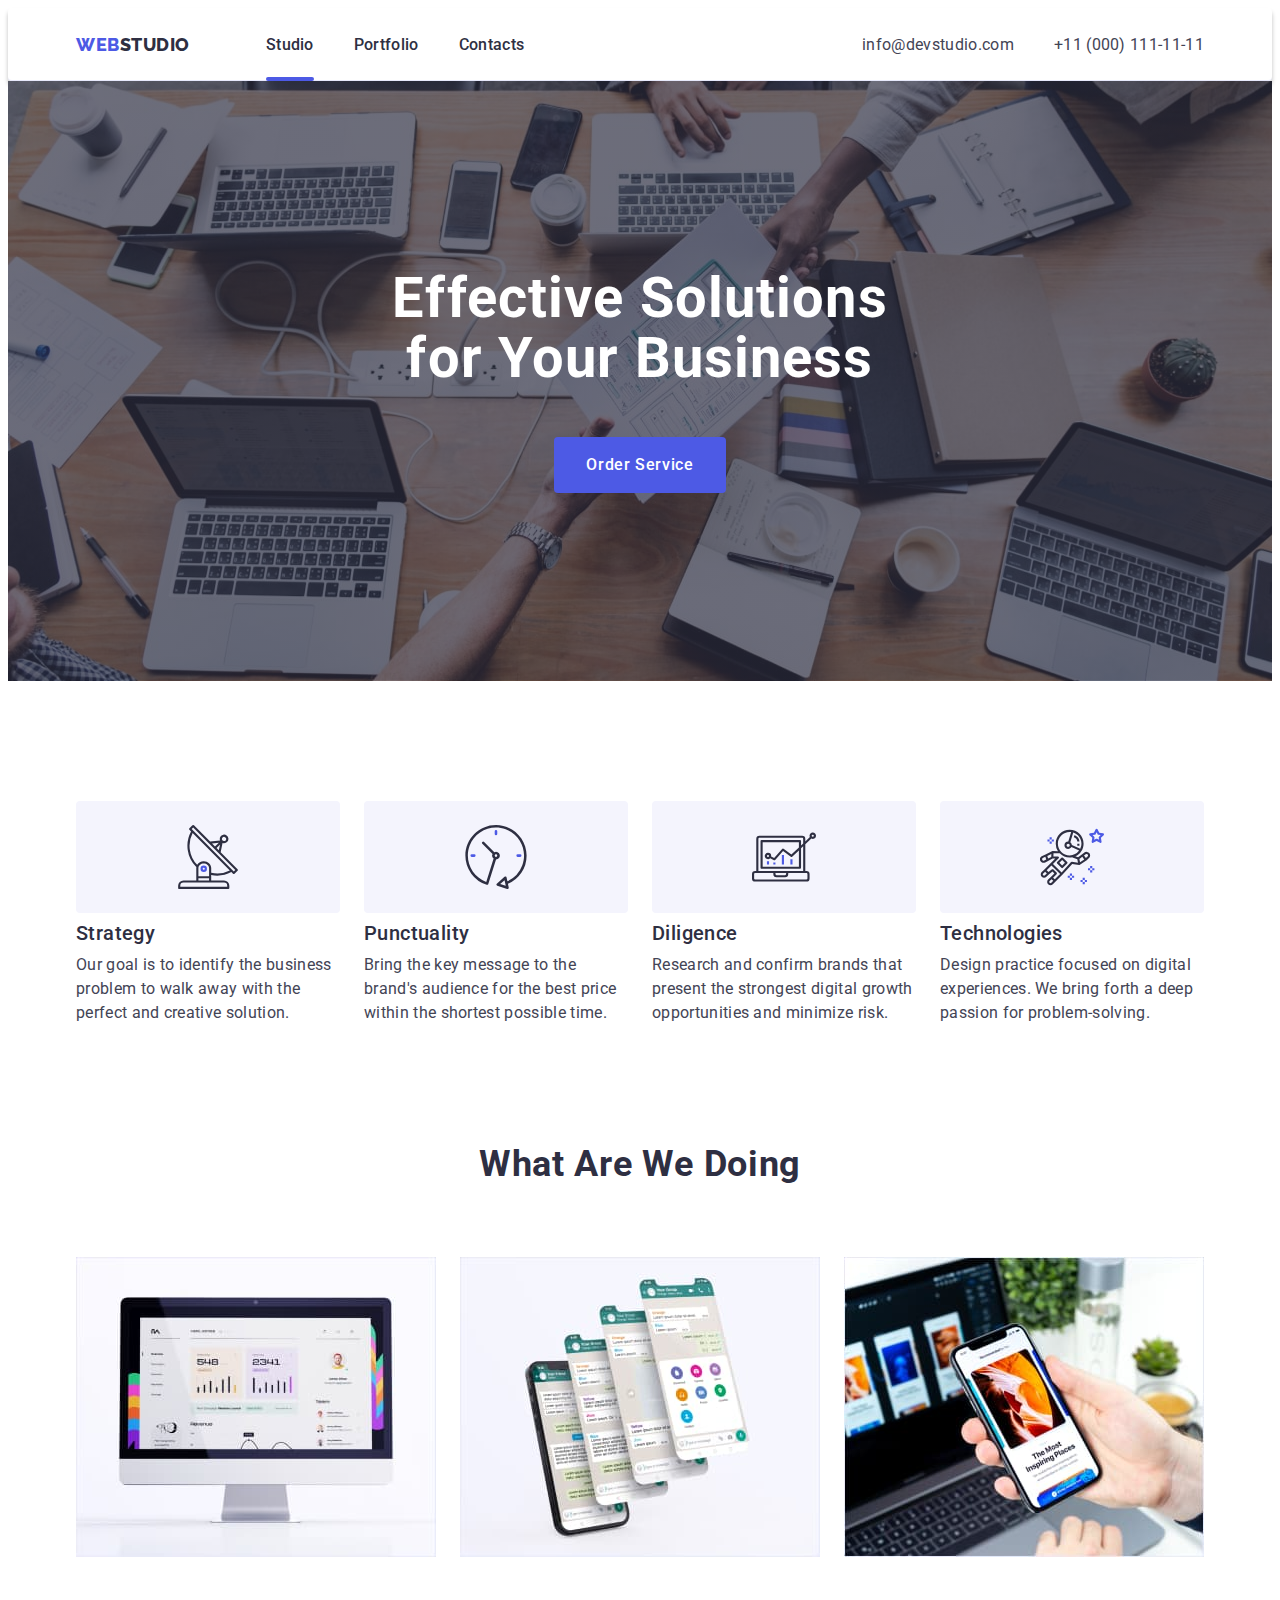
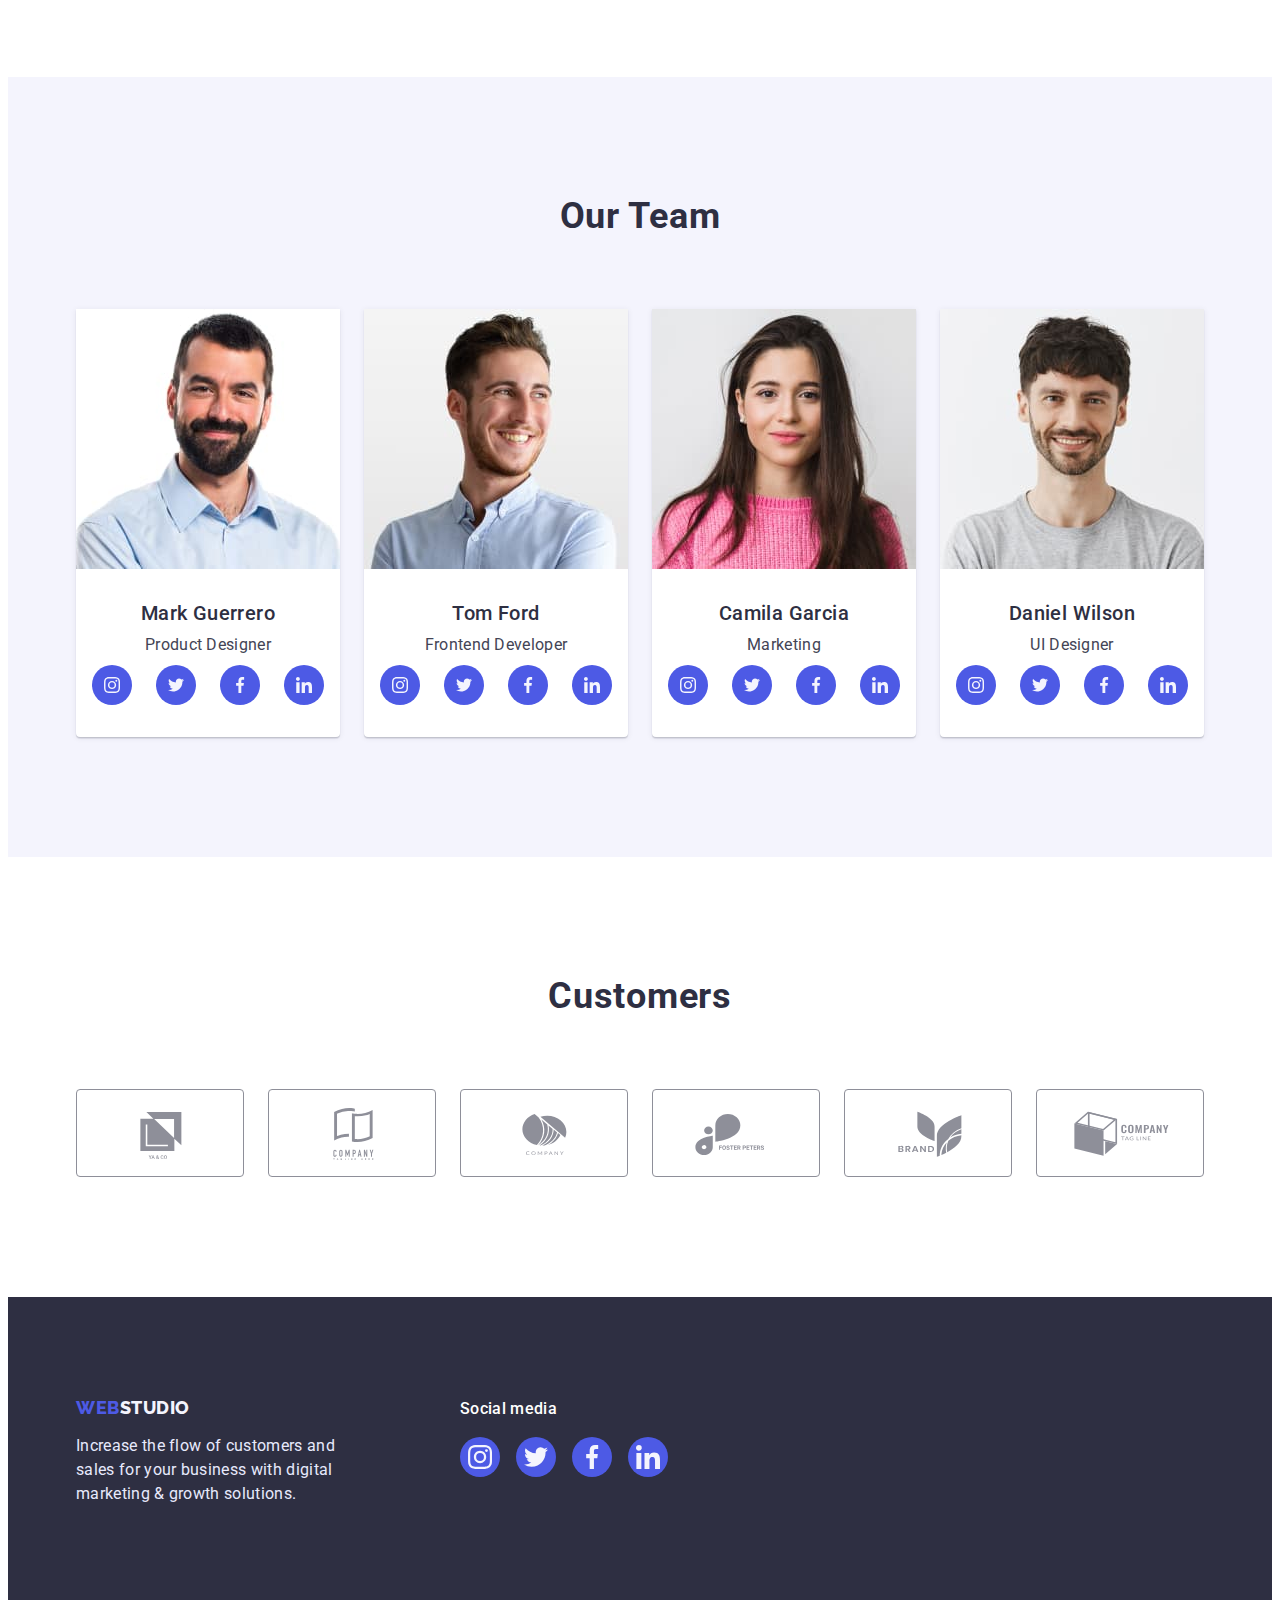
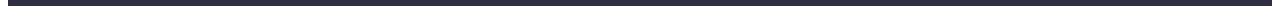
<file: index.html>
<!DOCTYPE html>
<html lang="en">
  <head>
    <meta charset="UTF-8" />
    <meta http-equiv="X-UA-Compatible" content="IE=edge" />
    <meta name="viewport" content="width=device-width, initial-scale=1.0" />
    <title>WebStudio</title>
    <link rel="preconnect" href="https://fonts.googleapis.com" />
    <link rel="preconnect" href="https://fonts.gstatic.com" crossorigin />
    <link
      href="https://fonts.googleapis.com/css2?family=Raleway:wght@800&family=Roboto:wght@400;500;700;900&display=swap"
      rel="stylesheet"
    />
    <link
      rel="stylesheet"
      href="https://cdnjs.cloudflare.com/ajax/libs/modern-normalize/1.1.0/modern-normalize.min.css"
      integrity="sha512-wpPYUAdjBVSE4KJnH1VR1HeZfpl1ub8YT/NKx4PuQ5NmX2tKuGu6U/JRp5y+Y8XG2tV+wKQpNHVUX03MfMFn9Q=="
      crossorigin="anonymous"
      referrerpolicy="no-referrer"
    />

    <link rel="stylesheet" href="./css/styles.css" />
  </head>
  <body>
    <!-- Header -->
    <header class="header">
      <div class="container header-container">
        <nav class="header-nav">
          <a class="logo link" href="./index.html"
            >Web<span class="colortext">Studio</span></a
          >
          <ul class="menu list">
            <li class="menu-item">
              <a
                class="menu-link link current"
                href="./index.html"
                target="_blank"
                title="Studio"
                >Studio</a
              >
            </li>
            <li class="menu-item">
              <a
                class="menu-link link"
                href="./portfolio.html"
                target="_blank"
                title="Portfolio"
                >Portfolio</a
              >
            </li>
            <li class="menu-item">
              <a class="menu-link link" href="">Contacts</a>
            </li>
          </ul>
        </nav>
        <address class="address-header">
          <ul class="list contact">
            <li class="menu-item">
              <a
                class="contact-email-phone link"
                href="mailto:info@devstudio.com"
                >info@devstudio.com</a
              >
            </li>
            <li class="menu-item">
              <a class="contact-email-phone link" href="tel:+110001111111"
                >+11 (000) 111-11-11</a
              >
            </li>
          </ul>
        </address>
      </div>
    </header>

    <main>
      <!-- Hero -->
      <section class="hero-section">
        <div class="container">
          <h1 class="hero">Effective Solutions for Your Business</h1>
          <button class="order-btn" data-modal-open type="button">Order Service</button>
        </div>
      </section>

      <!-- description of functions -->
      <section class="criteria-functions">
        <div class="container">
          <h2 class="invisible-title" hidden>About us</h2>
          <ul class="functions-container list">
            <li class="about-us">
              <div class="functions-list">
                <svg class="criteria-functions-icons" width="64" height="64">
                    <use href="./images/icons.svg#icon-antenna"></use>
                  </svg></div>
                
                <h3 class="criteria">Strategy</h3>
                <p class="functions">
                  Our goal is to identify the business problem to walk away with
                  the perfect and creative solution.
                </p>
              
            </li>
            <li class="about-us">
              <div class="functions-list">
                <svg class="criteria-functions-icons" width="64" height="64">
                    <use href="./images/icons.svg#icon-clock"></use>
                  </svg></div>
                
                <h3 class="criteria">Punctuality</h3>
                <p class="functions">
                  Bring the key message to the brand's audience for the best
                  price within the shortest possible time.
                </p>
              
            </li>
            <li class="about-us">
              <div class="functions-list">
                <svg class="criteria-functions-icons" width="64" height="64">
                    <use href="./images/icons.svg#icon-diagram"></use>
                  </svg></div>
                
                <h3 class="criteria">Diligence</h3>
                <p class="functions">
                  Research and confirm brands that present the strongest digital
                  growth opportunities and minimize risk.
                </p>
              
            </li>
            <li class="about-us">
              <div class="functions-list">
                <svg class="criteria-functions-icons" width="64" height="64">
                    <use href="./images/icons.svg#icon-astronaut"></use>
                  </svg></div>
                
                <h3 class="criteria">Technologies</h3>
                <p class="functions">
                  Design practice focused on digital experiences. We bring forth
                  a deep passion for problem-solving.
                </p>
              
            </li>
          </ul>
        </div>
      </section>

      <!-- What are we doing -->
      <section class="doing">
        <div class="container">
          <h2 class="we-doing">What are we doing</h2>
          <ul class="list doing-list">
            <li class="doing-img">
              <img
                src="./images/we_doing/img1.jpg"
                alt="Personal Computer"
                width="360"
              />
            </li>

            <li class="doing-img">
              <img
                src="./images/we_doing/img2.jpg"
                alt="Icon of 4 tabs on the phone"
                width="360"
              />
            </li>

            <li class="doing-img">
              <img
                src="./images/we_doing/img3.jpg"
                alt="synchronization between PC and phone"
                width="360"
              />
            </li>
          </ul>
        </div>
      </section>

      <!-- Our Team  -->
      <section class="team">
        <div class="container">
          <h2 class="our-team">Our Team</h2>
          <ul class="list team-container">
            <li class="backphoto">
              <img
                src="./images/out_team/mark_guerrero.jpg"
                alt="photo Mark Guerrero"
                width="264"
              />
              <div class="team-content">
                <h3 class="employees">Mark Guerrero</h3>
                <p class="position">Product Designer</p>
                <ul class="team-content-list list">
                  <li class="team-content-item">
                    <a class="team-content-link link" href=""
                      ><svg
                        class="team-content-social-icons"
                        width="16"
                        height="16"
                      >
                        <use
                          href="./images/icons.svg#icon-instagram"
                        ></use>
                      </svg>
                    </a>
                  </li>
                  <li class="team-content-item">
                    <a class="team-content-link link" href=""
                      ><svg
                        class="team-content-social-icons"
                        width="16"
                        height="16"
                      >
                        <use
                          href="./images/icons.svg#icon-twitter"
                        ></use></svg
                    ></a>
                  </li>
                  <li class="team-content-item">
                    <a class="team-content-link link" href=""
                      ><svg
                        class="team-content-social-icons"
                        width="16"
                        height="16"
                      >
                        <use
                          href="./images/icons.svg#icon-facebook"
                        ></use></svg
                    ></a>
                  </li>
                  <li class="team-content-item">
                    <a class="team-content-link link" href=""
                      ><svg
                        class="team-content-social-icons"
                        width="16"
                        height="16"
                      >
                        <use
                          href="./images/icons.svg#icon-linkedin"
                        ></use></svg
                    ></a>
                  </li>
                </ul>
              </div>
            </li>

            <li class="backphoto">
              <img
                src="./images/out_team/tom_ford.jpg"
                alt="photo Tom Ford"
                width="264"
              />
              <div class="team-content">
                <h3 class="employees">Tom Ford</h3>
                <p class="position">Frontend Developer</p>
                <ul class="team-content-list list">
                  <li class="team-content-item">
                    <a class="team-content-link link" href=""
                      ><svg
                        class="team-content-social-icons"
                        width="16"
                        height="16"
                      >
                        <use
                          href="./images/icons.svg#icon-instagram"
                        ></use>
                      </svg>
                    </a>
                  </li>
                  <li class="team-content-item">
                    <a class="team-content-link link" href=""
                      ><svg
                        class="team-content-social-icons"
                        width="16"
                        height="16"
                      >
                        <use
                          href="./images/icons.svg#icon-twitter"
                        ></use></svg
                    ></a>
                  </li>
                  <li class="team-content-item">
                    <a class="team-content-link link" href=""
                      ><svg
                        class="team-content-social-icons"
                        width="16"
                        height="16"
                      >
                        <use
                          href="./images/icons.svg#icon-facebook"
                        ></use></svg
                    ></a>
                  </li>
                  <li class="team-content-item">
                    <a class="team-content-link link" href=""
                      ><svg
                        class="team-content-social-icons"
                        width="16"
                        height="16"
                      >
                        <use
                          href="./images/icons.svg#icon-linkedin"
                        ></use></svg
                    ></a>
                  </li>
                </ul>
              </div>
            </li>
            <li class="backphoto">
              <img
                src="./images/out_team/camila_garcia.jpg"
                alt="photo Camila Garcia"
                width="264"
              />
              <div class="team-content">
                <h3 class="employees">Camila Garcia</h3>
                <p class="position">Marketing</p>
                <ul class="team-content-list list">
                  <li class="team-content-item">
                    <a class="team-content-link link" href=""
                      ><svg
                        class="team-content-social-icons"
                        width="16"
                        height="16"
                      >
                        <use
                          href="./images/icons.svg#icon-instagram"
                        ></use>
                      </svg>
                    </a>
                  </li>
                  <li class="team-content-item">
                    <a class="team-content-link link" href=""
                      ><svg
                        class="team-content-social-icons"
                        width="16"
                        height="16"
                      >
                        <use
                          href="./images/icons.svg#icon-twitter"
                        ></use></svg
                    ></a>
                  </li>
                  <li class="team-content-item">
                    <a class="team-content-link link" href=""
                      ><svg
                        class="team-content-social-icons"
                        width="16"
                        height="16"
                      >
                        <use
                          href="./images/icons.svg#icon-facebook"
                        ></use></svg
                    ></a>
                  </li>
                  <li class="team-content-item">
                    <a class="team-content-link link" href=""
                      ><svg
                        class="team-content-social-icons"
                        width="16"
                        height="16"
                      >
                        <use
                          href="./images/icons.svg#icon-linkedin"
                        ></use></svg
                    ></a>
                  </li>
                </ul>
              </div>
            </li>
            <li class="backphoto">
              <img
                src="./images/out_team/daniel_wilson.jpg"
                alt="photo Daniel Wilson"
                width="264"
              />
              <div class="team-content">
                <h3 class="employees">Daniel Wilson</h3>
                <p class="position">UI Designer</p>
                <ul class="team-content-list list">
                  <li class="team-content-item">
                    <a class="team-content-link link" href=""
                      ><svg
                        class="team-content-social-icons"
                        width="16"
                        height="16"
                      >
                        <use
                          href="./images/icons.svg#icon-instagram"
                        ></use>
                      </svg>
                    </a>
                  </li>
                  <li class="team-content-item">
                    <a class="team-content-link link" href=""
                      ><svg
                        class="team-content-social-icons"
                        width="16"
                        height="16"
                      >
                        <use
                          href="./images/icons.svg#icon-twitter"
                        ></use></svg
                    ></a>
                  </li>
                  <li class="team-content-item">
                    <a class="team-content-link link" href=""
                      ><svg
                        class="team-content-social-icons"
                        width="16"
                        height="16"
                      >
                        <use
                          href="./images/icons.svg#icon-facebook"
                        ></use></svg
                    ></a>
                  </li>
                  <li class="team-content-item">
                    <a class="team-content-link link" href=""
                      ><svg
                        class="team-content-social-icons"
                        width="16"
                        height="16"
                      >
                        <use
                          href="./images/icons.svg#icon-linkedin"
                        ></use></svg
                    ></a>
                  </li>
                </ul>
              </div>
            </li>
          </ul>
        </div>
      </section>

      <!-- Customers -->
      <section class="customers">
        <div class="container">
          <h2 class="customers-title">Customers</h2>
          <ul class="customers-list list">
            <li class="customers-item">
              <a class="customers-link link" href=""
                ><svg class="customers-icons" width="104" height="56">
                  <use href="./images/icons.svg#icon-Logo"></use>
                </svg>
              </a>
            </li>
            <li class="customers-item">
              <a class="customers-link link" href=""
                ><svg class="customers-icons" width="104" height="56">
                  <use href="./images/icons.svg#icon-Logo-1"></use>
                </svg>
              </a>
            </li>
            <li class="customers-item">
              <a class="customers-link link" href=""
                ><svg class="customers-icons" width="104" height="56">
                  <use href="./images/icons.svg#icon-Logo-2"></use>
                </svg>
              </a>
            </li>
            <li class="customers-item">
              <a class="customers-link link" href=""
                ><svg class="customers-icons" width="104" height="56">
                  <use href="./images/icons.svg#icon-Logo-3"></use>
                </svg>
              </a>
            </li>
            <li class="customers-item">
              <a class="customers-link link" href=""
                ><svg class="customers-icons" width="104" height="56">
                  <use href="./images/icons.svg#icon-Logo-4"></use>
                </svg>
              </a>
            </li>
            <li class="customers-item">
              <a class="customers-link link" href=""
                ><svg class="customers-icons" width="104" height="56">
                  <use href="./images/icons.svg#icon-Logo-5"></use>
                </svg>
              </a>
            </li>
          </ul>
        </div>
      </section>
    </main>
    <!-- Footer -->
    <footer class="footer">
      <div class="container footer-container">
        <div class="logo-footer">
          <a class="logo link" href="./index.html"
            >Web<span class="colortext-footer">Studio</span></a
          >
          <p class="description">
            Increase the flow of customers and sales for your business with
            digital marketing & growth solutions.
          </p>
        </div>
        <div class="social-link-menu">
          <h2 class="footer-social-media">Social media</h2>
          <div class="footer-social-icons-link">
            <ul class="footer-list-socicons list">
              <li class="footer-item-socicons">
                <a class="footer-socicons-link link" href=""
                  ><svg
                    class="team-content-social-icons"
                    width="24"
                    height="24"
                  >
                    <use href="./images/icons.svg#icon-instagram"></use>
                  </svg>
                </a>
              </li>
              <li class="footer-item-socicons">
                <a class="footer-socicons-link link" href=""
                  ><svg
                    class="team-content-social-icons"
                    width="24"
                    height="24"
                  >
                    <use href="./images/icons.svg#icon-twitter"></use>
                  </svg>
                </a>
              </li>
              <li class="footer-item-socicons">
                <a class="footer-socicons-link link" href=""
                  ><svg
                    class="team-content-social-icons"
                    width="24"
                    height="24"
                  >
                    <use href="./images/icons.svg#icon-facebook"></use>
                  </svg>
                </a>
              </li>
              <li class="footer-item-socicons">
                <a class="footer-socicons-link link" href=""
                  ><svg
                    class="team-content-social-icons"
                    width="24"
                    height="24"
                  >
                    <use href="./images/icons.svg#icon-linkedin"></use>
                  </svg>
                </a>
              </li>
            </ul>
          </div>
        </div>
      </div>
    </footer>
    <div class="backdrop is-hidden" data-modal>
      <div class="modal">
        <button type="button" class="closs-modal-btn" data-modal-close><svg class="closs-btn" width="8" height="8">
          <use href="./images/icons.svg#icon-icon-closs"></use>
        </svg></button>
      </div>
    </div>
    <script src="./js/modal.js"></script>
  </body>
</html>
</file>
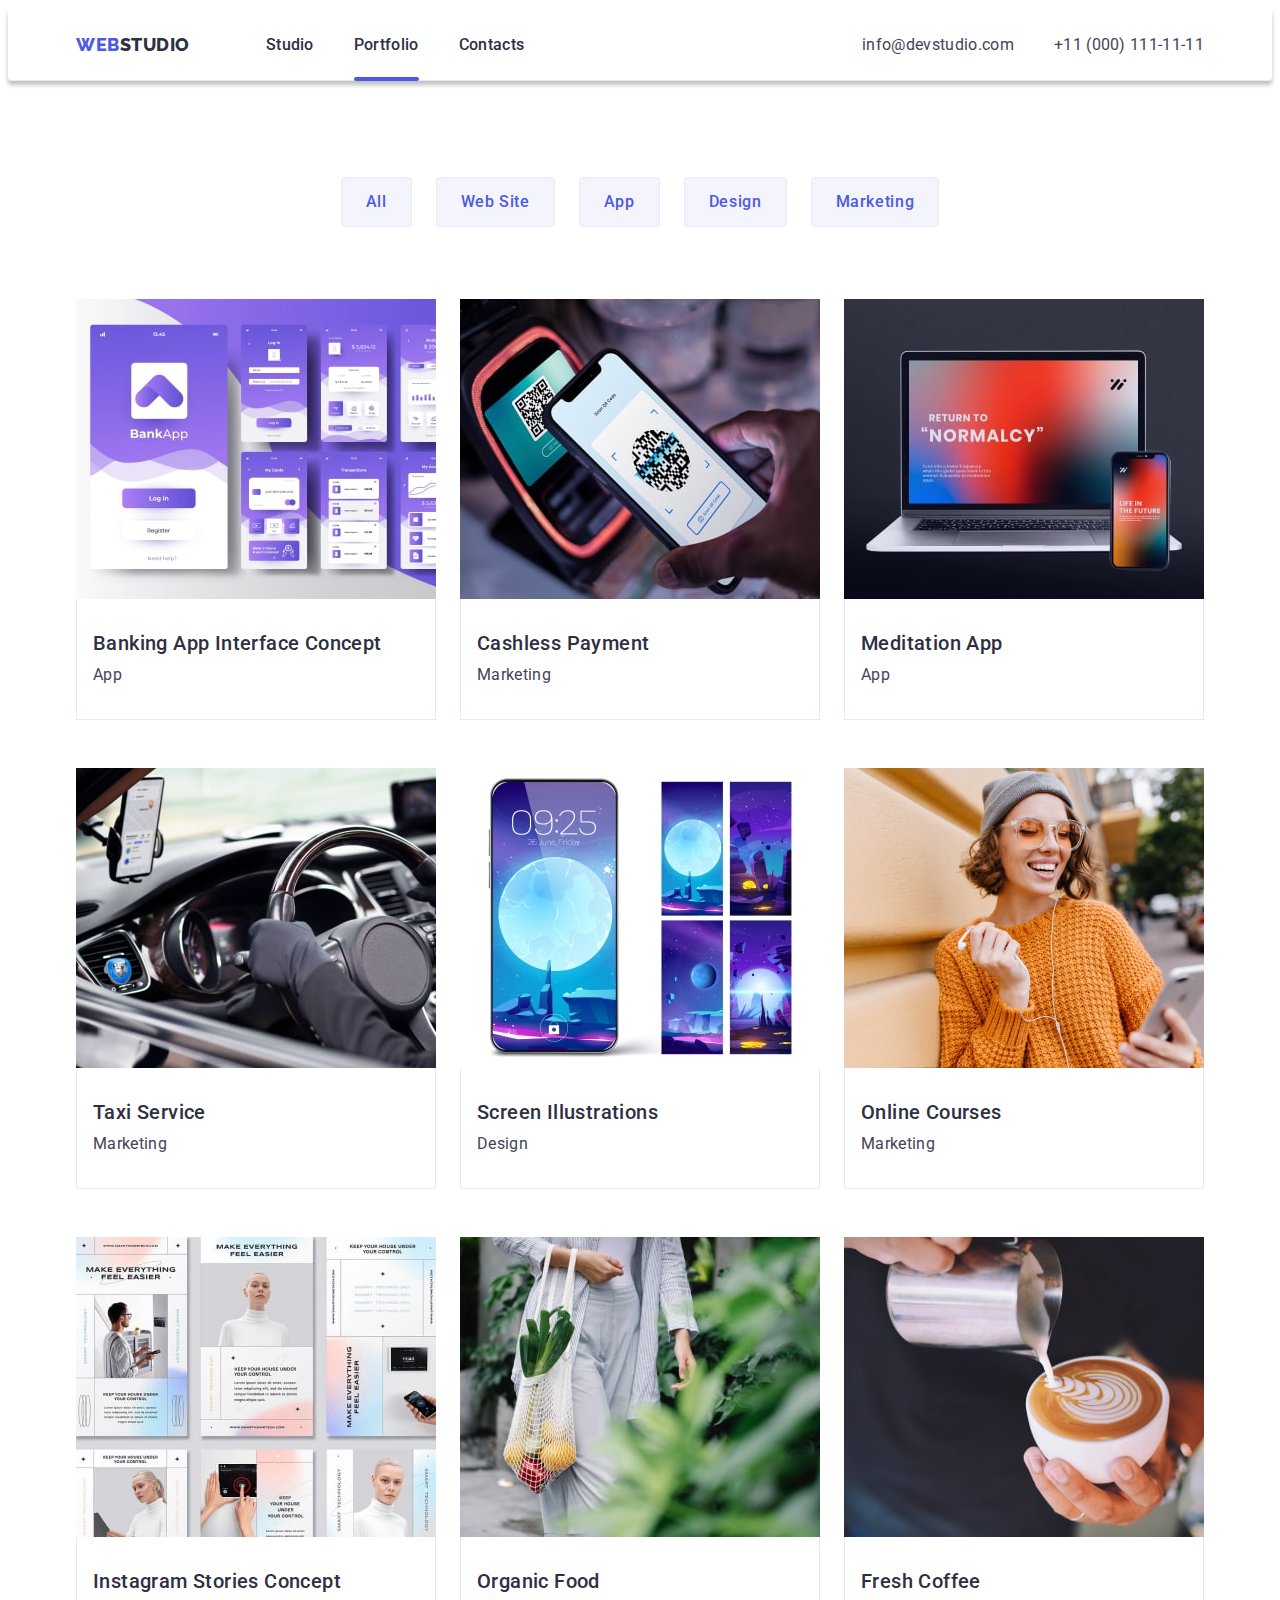
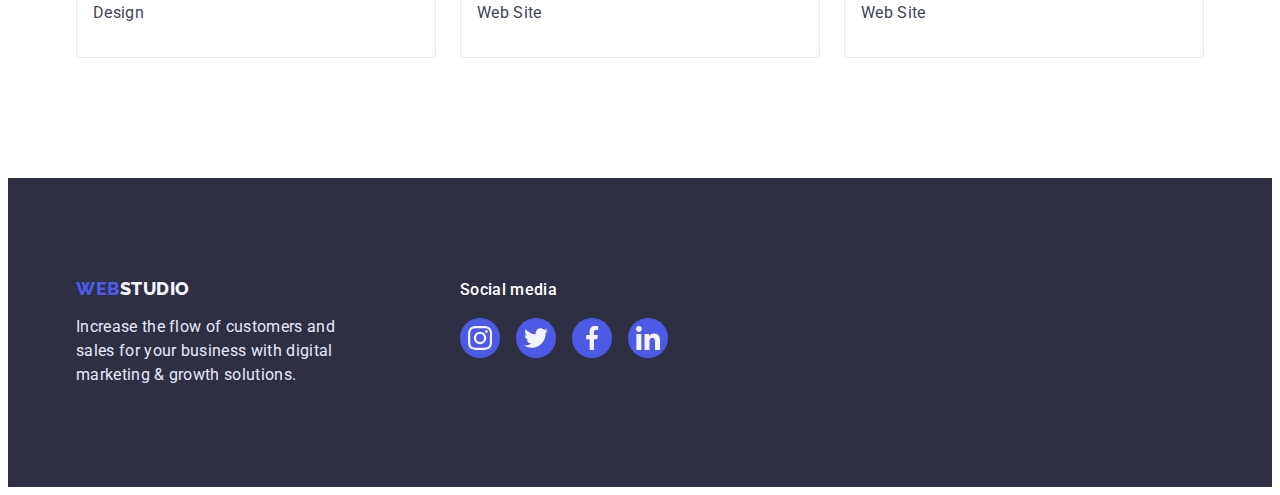
<file: portfolio.html>
<!DOCTYPE html>
<html lang="en">
  <head>
    <meta charset="UTF-8" />
    <meta http-equiv="X-UA-Compatible" content="IE=edge" />
    <meta name="viewport" content="width=device-width, initial-scale=1.0" />
    <title>WebStudio</title>
    <link rel="preconnect" href="https://fonts.googleapis.com" />
    <link rel="preconnect" href="https://fonts.gstatic.com" crossorigin />
    <link
      href="https://fonts.googleapis.com/css2?family=Raleway:wght@800&family=Roboto:wght@400;500;700;900&display=swap"
      rel="stylesheet"
    />
    <link
      rel="stylesheet"
      href="https://cdnjs.cloudflare.com/ajax/libs/modern-normalize/1.1.0/modern-normalize.min.css"
      integrity="sha512-wpPYUAdjBVSE4KJnH1VR1HeZfpl1ub8YT/NKx4PuQ5NmX2tKuGu6U/JRp5y+Y8XG2tV+wKQpNHVUX03MfMFn9Q=="
      crossorigin="anonymous"
      referrerpolicy="no-referrer"
    />

    <link rel="stylesheet" href="./css/styles.css" />
  </head>
  <body>
    <!-- Header -->
    <header class="header">
      <div class="container header-container">
        <nav class="header-nav">
          <a class="logo link" href="./index.html"
            >Web<span class="colortext">Studio</span></a
          >
          <ul class="menu list">
            <li class="menu-item">
              <a
                class="menu-link link"
                href="./index.html"
                target="_blank"
                title="Studio"
                >Studio</a
              >
            </li>
            <li class="menu-item">
              <a
                class="menu-link link current"
                href="./portfolio.html"
                target="_blank"
                title="Portfolio"
                >Portfolio</a
              >
            </li>
            <li class="menu-item">
              <a class="menu-link link" href="">Contacts</a>
            </li>
          </ul>
        </nav>
        <address class="address-header">
          <ul class="list contact">
            <li class="menu-item">
              <a
                class="contact-email-phone link"
                href="mailto:info@devstudio.com"
                >info@devstudio.com</a
              >
            </li>
            <li class="menu-item">
              <a class="contact-email-phone link" href="tel:+110001111111"
                >+11 (000) 111-11-11</a
              >
            </li>
          </ul>
        </address>
      </div>
    </header>

    <main>
      <section class="portfolio-section">
        <!-- Portfolio -->
        <div class="container">
          <h1 hidden>Portfolio</h1>
          <ul class="list container-button">
            <li><button class="portfolio-btn" type="button">All</button></li>
            <li>
              <button class="portfolio-btn" type="button">Web Site</button>
            </li>
            <li><button class="portfolio-btn" type="button">App</button></li>
            <li><button class="portfolio-btn" type="button">Design</button></li>
            <li>
              <button class="portfolio-btn" type="button">Marketing</button>
            </li>
          </ul>
        </div>

        <!-- Gallery -->
        <div class="container">
          <div class="gallery-products">
            <ul class="list container-gallery">
              <li class="portfolio-item">
                <a href="" class="portfolio-item-link link"
                  ><div class="cover-text-img">
                    <img
                      src="./images/portfolio/banking-concept.jpg"
                      alt="Banking App
              Interface Concept"
                      width="360"
                      height="300"
                    />
                    <p class="text-img">
                      14 Stylish and User-Friendly App Design Concepts · Task
                      Manager App · Calorie Tracker App · Exotic Fruit Ecommerce
                      App · Cloud Storage App
                    </p>
                  </div>
                  <div class="portfolio-content">
                    <h2 class="portfolio-products">
                      Banking App Interface Concept
                    </h2>
                    <p class="portfolio-type">App</p>
                  </div></a
                >
              </li>
              <li class="portfolio-item">
                <a href="" class="portfolio-item-link link"
                  ><div class="cover-text-img">
                    <img
                      src="./images/portfolio/cashless-payment.jpg"
                      alt="Cashless
              Payment"
                      width="360"
                      height="300"
                    />
                    <p class="text-img">
                      14 Stylish and User-Friendly App Design Concepts · Task
                      Manager App · Calorie Tracker App · Exotic Fruit Ecommerce
                      App · Cloud Storage App
                    </p>
                  </div>
                  <div class="portfolio-content">
                    <h2 class="portfolio-products">Cashless Payment</h2>
                    <p class="portfolio-type">Marketing</p>
                  </div></a
                >
              </li>
              <li class="portfolio-item">
                <a href="" class="portfolio-item-link link"
                  ><div class="cover-text-img">
                    <img
                      src="./images/portfolio/meditaion-app.jpg"
                      alt="Meditaion App"
                      width="360"
                      height="300"
                    />
                    <p class="text-img">
                      14 Stylish and User-Friendly App Design Concepts · Task
                      Manager App · Calorie Tracker App · Exotic Fruit Ecommerce
                      App · Cloud Storage App
                    </p>
                  </div>
                  <div class="portfolio-content">
                    <h2 class="portfolio-products">Meditation App</h2>
                    <p class="portfolio-type">App</p>
                  </div></a
                >
              </li>
              <li class="portfolio-item">
                <a href="" class="portfolio-item-link link"
                  ><div class="cover-text-img">
                    <img
                      src="./images/portfolio/taxi-service.jpg"
                      alt="Taxi Service"
                      width="360"
                      height="300"
                    />
                    <p class="text-img">
                      14 Stylish and User-Friendly App Design Concepts · Task
                      Manager App · Calorie Tracker App · Exotic Fruit Ecommerce
                      App · Cloud Storage App
                    </p>
                  </div>
                  <div class="portfolio-content">
                    <h2 class="portfolio-products">Taxi Service</h2>
                    <p class="portfolio-type">Marketing</p>
                  </div></a
                >
              </li>
              <li class="portfolio-item">
                <a href="" class="portfolio-item-link link"
                  ><div class="cover-text-img">
                    <img
                      src="./images/portfolio/screen.jpg"
                      alt="Screen Illustrations"
                      width="360"
                      height="300"
                    />
                    <p class="text-img">
                      14 Stylish and User-Friendly App Design Concepts · Task
                      Manager App · Calorie Tracker App · Exotic Fruit Ecommerce
                      App · Cloud Storage App
                    </p>
                  </div>
                  <div class="portfolio-content">
                    <h2 class="portfolio-products">Screen Illustrations</h2>
                    <p class="portfolio-type">Design</p>
                  </div></a
                >
              </li>
              <li class="portfolio-item">
                <a href="" class="portfolio-item-link link"
                  ><div class="cover-text-img">
                    <img
                      src="./images/portfolio/courses.jpg"
                      alt="Online Courses"
                      width="360"
                      height="300"
                    />
                    <p class="text-img">
                      14 Stylish and User-Friendly App Design Concepts · Task
                      Manager App · Calorie Tracker App · Exotic Fruit Ecommerce
                      App · Cloud Storage App
                    </p>
                  </div>
                  <div class="portfolio-content">
                    <h2 class="portfolio-products">Online Courses</h2>
                    <p class="portfolio-type">Marketing</p>
                  </div></a
                >
              </li>
              <li class="portfolio-item">
                <a href="" class="portfolio-item-link link"
                  ><div class="cover-text-img">
                    <img
                      src="./images/portfolio/inst-concept.jpg"
                      alt="Instagram
              Stories Concept"
                      width="360"
                      height="300"
                    />
                    <p class="text-img">
                      14 Stylish and User-Friendly App Design Concepts · Task
                      Manager App · Calorie Tracker App · Exotic Fruit Ecommerce
                      App · Cloud Storage App
                    </p>
                  </div>
                  <div class="portfolio-content">
                    <h2 class="portfolio-products">
                      Instagram Stories Concept
                    </h2>
                    <p class="portfolio-type">Design</p>
                  </div></a
                >
              </li>
              <li class="portfolio-item">
                <a href="" class="portfolio-item-link link"
                  ><div class="cover-text-img">
                    <img
                      src="./images/portfolio/organic-food.jpg"
                      alt="Organic Food"
                      width="360"
                      height="300"
                    />
                    <p class="text-img">
                      14 Stylish and User-Friendly App Design Concepts · Task
                      Manager App · Calorie Tracker App · Exotic Fruit Ecommerce
                      App · Cloud Storage App
                    </p>
                  </div>
                  <div class="portfolio-content">
                    <h2 class="portfolio-products">Organic Food</h2>
                    <p class="portfolio-type">Web Site</p>
                  </div></a
                >
              </li>
              <li class="portfolio-item">
                <a href="" class="portfolio-item-link link"
                  ><div class="cover-text-img">
                    <img
                      src="./images/portfolio/coffee.jpg"
                      alt="Fresh Coffee"
                      width="360"
                      height="300"
                    />
                    <p class="text-img">
                      14 Stylish and User-Friendly App Design Concepts · Task
                      Manager App · Calorie Tracker App · Exotic Fruit Ecommerce
                      App · Cloud Storage App
                    </p>
                  </div>
                  <div class="portfolio-content">
                    <h2 class="portfolio-products">Fresh Coffee</h2>
                    <p class="portfolio-type">Web Site</p>
                  </div></a
                >
              </li>
            </ul>
          </div>
        </div>
      </section>
    </main>

    <!-- Footer -->
    <footer class="footer">
      <div class="container footer-container">
        <div class="logo-footer">
          <a class="logo link" href="./index.html"
            >Web<span class="colortext-footer">Studio</span></a
          >
          <p class="description">
            Increase the flow of customers and sales for your business with
            digital marketing & growth solutions.
          </p>
        </div>
        <div class="social-link-menu">
          <h2 class="footer-social-media">Social media</h2>
          <div class="footer-social-icons-link">
            <ul class="footer-list-socicons list">
              <li class="footer-item-socicons">
                <a class="footer-socicons-link link" href=""
                  ><svg
                    class="team-content-social-icons"
                    width="24"
                    height="24"
                  >
                    <use href="./images/icons.svg#icon-instagram"></use>
                  </svg>
                </a>
              </li>
              <li class="footer-item-socicons">
                <a class="footer-socicons-link link" href=""
                  ><svg
                    class="team-content-social-icons"
                    width="24"
                    height="24"
                  >
                    <use href="./images/icons.svg#icon-twitter"></use>
                  </svg>
                </a>
              </li>
              <li class="footer-item-socicons">
                <a class="footer-socicons-link link" href=""
                  ><svg
                    class="team-content-social-icons"
                    width="24"
                    height="24"
                  >
                    <use href="./images/icons.svg#icon-facebook"></use>
                  </svg>
                </a>
              </li>
              <li class="footer-item-socicons">
                <a class="footer-socicons-link link" href=""
                  ><svg
                    class="team-content-social-icons"
                    width="24"
                    height="24"
                  >
                    <use href="./images/icons.svg#icon-linkedin"></use>
                  </svg>
                </a>
              </li>
            </ul>
          </div>
        </div>
      </div>
    </footer>
  </body>
</html>
</file>
<file: css/styles.css>
body {
  font-family: 'Roboto', sans-serif;
  color: #434455;
  background-color: #ffffff;
}
:root {
  --title-section: #2e2f42;
  --accent-color: #404bbf;
  --primary-brand: #4d5ae5;
}
.list {
  list-style: none;
}
.link {
  text-decoration: none;
}
p,
h1,
h2,
h3,
h4,
h5,
h6 {
  margin: 0;
}
ul {
  margin: 0;
  padding-left: 0;
}
img {
  display: block;
  max-width: 100%;
  height: auto;
}
*,
*::before,
*::after {
  box-sizing: border-box;
}

.container {
  width: 1158px;
  padding: 0 15px;
  margin: 0 auto;
  /* outline: 2px solid red; */
}

/* -----------Header----------- */
.header {
  padding-top: 24px;
  padding-bottom: 24px;
  border-bottom: 1px solid #e7e9fc;
  border-radius: 4px;
  box-shadow: 0 4px 4px 0 rgba(0, 0, 0, 0.25);
}
.header-nav {
  display: flex;
  align-items: center;
  margin-right: auto;
}
.header-container {
  display: flex;
  position: relative;
  left: 0;
  top: 1px;
}

.menu {
  display: flex;
  gap: 40px;
}

.logo {
  font-family: 'Raleway', sans-serif;
  font-weight: 800;
  font-size: 18px;
  line-height: 1.17;
  letter-spacing: 0.03em;
  text-transform: uppercase;
  color: var(--primary-brand);
  display: flex;
  margin-right: 76px;
}
.colortext {
  color: #2e2f42;
}

.menu-link {
  font-weight: 500;
  font-size: 16px;
  line-height: 1.5;
  letter-spacing: 0.02em;
  color: var(--title-section);
  transition: color 250ms cubic-bezier(0.4, 0, 0.2, 1);
}
.menu-link:hover,
.menu-link:focus {
  color: var(--accent-color);
}
.address-header {
  font-style: normal;
  flex-direction: row-reverse;
}
.contact {
  display: flex;
  gap: 40px;
}
.contact-email-phone {
  font-weight: 400;
  font-size: 16px;
  line-height: 1.5;
  letter-spacing: 0.02em;
  color: #434455;
  transition: color 250ms cubic-bezier(0.4, 0, 0.2, 1);
}

.contact-email-phone:hover,
.contact-email-phone:focus {
  color: var(--accent-color);
}
.current {
  position: relative;
}
.current::after {
  content: '';
  position: absolute;
  left: 0;
  margin-top: 44px;
  width: 100%;
  height: 4px;
  border-radius: 2px;
  background-color: var(--primary-brand);
}
/* --------Hero-------- */
.hero-section {
  background-color: #2e2f42;
  background-image: linear-gradient(
      rgba(46, 47, 66, 0.7),
      rgba(46, 47, 66, 0.7)
    ),
    url(../images/hero-bg-people-office.jpg);
  background-repeat: no-repeat;
  background-position: center;
  background-size: cover;
  padding-top: 188px;
  padding-bottom: 188px;
  max-width: 1440px;
  margin: 0 auto;
}
.hero {
  font-size: 56px;
  line-height: 1.07;
  text-align: center;
  letter-spacing: 0.02em;
  color: #ffffff;
  max-width: 496px;
  display: block;
  margin: 0 auto;
  margin-bottom: 48px;
}
.order-btn {
  font-family: 'Roboto', sans-serif;
  font-weight: 500;
  font-size: 16px;
  line-height: 1.5;
  letter-spacing: 0.04em;
  cursor: pointer;
  color: #ffffff;
  background-color: var(--primary-brand);
  display: block;
  margin: 0 auto;
  padding: 16px 32px;
  border-radius: 4px;
  border: none;
  transition: background-color 250ms cubic-bezier(0.4, 0, 0.2, 1);
}
.order-btn:hover,
.order-btn:focus {
  background-color: var(--accent-color);
}
/* ---------description of functions ---------*/
.functions-container {
  display: flex;
  gap: 24px;
}
.criteria-functions {
  padding-top: 120px;
  padding-bottom: 120px;
}
.about-us {
  width: calc((100% -72px) / 4);
  gap: 24px;
}
.functions-list {
  width: 264px;
  height: 112px;
  display: flex;
  align-items: center;
  justify-content: center;
  border-radius: 4px;
  background-color: #f4f4fd;
  margin-bottom: 8px;
}

.criteria {
  font-weight: 500;
  font-size: 20px;
  line-height: 1.2;
  letter-spacing: 0.02em;
  color: var(--title-section);
  margin-bottom: 8px;
}
.functions {
  font-weight: 400;
  font-size: 16px;
  line-height: 1.5;
  letter-spacing: 0.02em;
}

/* ---------What are we doing ---------*/

.we-doing {
  font-weight: 700;
  font-size: 36px;
  line-height: 1.11;
  text-align: center;
  letter-spacing: 0.02em;
  text-transform: capitalize;
  color: var(--title-section);
  display: block;
  align-items: center;
  margin-right: auto;
  margin-bottom: 72px;
}
.doing-list {
  display: flex;
  flex-basis: calc(100% / 3 -24px);
  gap: 24px;
}
.doing {
  padding-bottom: 120px;
}
.doing-img {
  flex-basis: calc(100% / 3 -24px);
}
/* ---------Our Team ---------*/
.team {
  background-color: #f4f4fd;
  padding-top: 120px;
  padding-bottom: 120px;
}
.team-container {
  display: flex;
  gap: 24px;
}

.team-content {
  padding: 32px 16px;
}

.our-team {
  font-weight: 700;
  font-size: 36px;
  line-height: 1.11;
  text-align: center;
  letter-spacing: 0.02em;
  text-transform: capitalize;
  color: var(--title-section);
  margin-bottom: 72px;
}

.backphoto {
  border-radius: 0px 0px 4px 4px;
  background-color: #ffffff;
  box-shadow: 0px 1px 6px rgba(46, 47, 66, 0.08),
    0px 1px 1px rgba(46, 47, 66, 0.16), 0px 2px 1px rgba(46, 47, 66, 0.08);
}
.employees {
  font-weight: 500;
  font-size: 20px;
  line-height: 1.2;
  text-align: center;
  letter-spacing: 0.02em;
  color: var(--title-section);
  margin-bottom: 8px;
}
.position {
  font-weight: 400;
  font-size: 16px;
  line-height: 1.5;
  text-align: center;
  letter-spacing: 0.02em;
  margin-bottom: 8px;
}
.team-content-list {
  display: flex;
  justify-content: center;
  gap: 24px;
}
.team-content-item {
  width: 40px;
  height: 40px;
}
.team-content-link {
  width: 100%;
  height: 100%;
  border-radius: 50%;
  background-color: var(--primary-brand);
  display: flex;
  align-items: center;
  justify-content: center;
  transition: background-color 250ms cubic-bezier(0.4, 0, 0.2, 1);
}
.team-content-link:hover,
.team-content-link:focus {
  background-color: var(--accent-color);
}
/* -------Customers------ */
.customers {
  padding-top: 120px;
  padding-bottom: 120px;
}
.customers-title {
  font-size: 36px;
  line-height: 1.11;
  text-align: center;
  letter-spacing: 0.02em;
  text-transform: capitalize;
  color: var(--title-section);
  margin-bottom: 72px;
}
.customers-list {
  display: flex;
  justify-content: center;
  gap: 24px;
}
.customers-item {
  width: 168px;
  height: 88px;
}
.customers-link {
  width: 100%;
  height: 100%;
  border: 1px solid #8e8f99;
  border-radius: 4px;
  display: flex;
  align-items: center;
  justify-content: center;
  color: #8e8f99;
  transition: color 250ms cubic-bezier(0.4, 0, 0.2, 1),
    border-color 250ms cubic-bezier(0.4, 0, 0.2, 1);
}
.customers-icons {
  --color1: currentColor;
  color: currentColor;
}

.customers-link:hover,
.customers-link:focus {
  border-color: var(--accent-color);
  color: var(--accent-color);
}

/* -------Footer------- */
.footer {
  display: flex;
  background-color: var(--title-section);
  justify-content: flex-start;
  padding-top: 100px;
  padding-bottom: 100px;
}
.colortext-footer {
  color: #f4f4fd;
}

.description {
  font-weight: 400;
  font-size: 16px;
  line-height: 1.5;
  letter-spacing: 0.02em;
  color: #e7e9fc;
  max-width: 264px;
  margin-top: 16px;
}
.footer-social-media {
  font-weight: 500;
  font-size: 16px;
  line-height: 1.5;
  letter-spacing: 0.02em;
  color: #ffffff;
  margin-bottom: 16px;
  display: block;
}

.footer-list-socicons {
  display: flex;
  align-items: center;
  gap: 16px;
}
.footer-container {
  display: flex;
  align-items: baseline;
  gap: 120px;
}

.footer-item-socicons {
  width: 40px;
  height: 40px;
}

.footer-socicons-link {
  width: 100%;
  height: 100%;
  border-radius: 50%;
  background-color: var(--primary-brand);
  display: flex;
  align-items: center;
  justify-content: center;
  transition: background-color 250ms cubic-bezier(0.4, 0, 0.2, 1);
}

.footer-socicons-link:hover,
.footer-socicons-link:focus {
  background-color: #31d0aa;
}

/* --------------------Portfolio-------------------- */
/* --------Portfolio button-------- */
.portfolio-section {
  padding-top: 96px;
  padding-bottom: 120px;
}

.container-button {
  display: flex;
  flex-direction: row;
  justify-content: center;
  align-items: center;
  gap: 24px;
  margin-bottom: 72px;
}
.portfolio-btn {
  font-family: 'Roboto', sans-serif;
  font-weight: 500;
  font-size: 16px;
  line-height: 1.5;
  letter-spacing: 0.04em;
  color: var(--primary-brand);
  cursor: pointer;
  background-color: #f4f4fd;
  border-radius: 4px;
  padding: 12px 24px;
  border: 1px solid #e7e9fc;
  transition: color 250ms cubic-bezier(0.4, 0, 0.2, 1),
    background-color 250ms cubic-bezier(0.4, 0, 0.2, 1),
    box-shadow 250ms cubic-bezier(0.4, 0, 0.2, 1),
    border 250ms cubic-bezier(0.4, 0, 0.2, 1);
}
.portfolio-btn:hover,
.portfolio-btn:focus {
  color: #ffffff;
  background-color: var(--accent-color);
  box-shadow: 0px 3px 1px rgba(0, 0, 0, 0.1), 0px 2px 1px rgba(0, 0, 0, 0.08),
    0px 2px 2px rgba(0, 0, 0, 0.12);
  border: 1px solid var(--accent-color);
}

.container-gallery {
  display: flex;
  flex-wrap: wrap;
  gap: 48px 24px;
}
.portfolio-item-link {
  display: block;
  transition: box-shadow 250ms cubic-bezier(0.4, 0, 0.2, 1);
}
.portfolio-item-link:hover,
.portfolio-item-link:focus {
  box-shadow: 0px 1px 6px rgba(46, 47, 66, 0.08),
    0px 1px 1px rgba(46, 47, 66, 0.16), 0px 2px 1px rgba(46, 47, 66, 0.08);
}

.portfolio-item-link:hover .text-img,
.portfolio-item-link:focus .text-img {
  transform: translate(0);
}
.cover-text-img {
  position: relative;
  overflow: hidden;
}
.text-img {
  position: absolute;
  top: 0;
  font-weight: 400;
  font-size: 16px;
  letter-spacing: 0.02em;
  color: #f4f4fd;
  background-color: var(--primary-brand);
  padding: 40px 32px;
  height: 100%;
  transform: translateY(100%);
  transition: transform 250ms cubic-bezier(0.4, 0, 0.2, 1);
}

.portfolio-products {
  font-weight: 500;
  font-size: 20px;
  line-height: 1.2;
  letter-spacing: 0.02em;
  color: var(--title-section);
  margin-bottom: 8px;
}
.portfolio-type {
  font-weight: 400;
  font-size: 16px;
  line-height: 1.5;
  letter-spacing: 0.02em;
  color: #434455;
}
.portfolio-content {
  border: 1px solid #e7e9fc;
  padding: 32px 16px;
  border-top: none;
}

/* ---------------Modal ------------- */
.backdrop {
  position: fixed;
  top: 0;
  width: 100%;
  height: 100%;
  background-color: rgba(46, 47, 66, 0.4);
  transition: opacity 500ms cubic-bezier(0.4, 0, 0.2, 1),
    visibility 500ms cubic-bezier(0.4, 0, 0.2, 1);
}

.modal {
  width: 408px;
  min-height: 576px;
  background-color: #fcfcfc;
  border-radius: 4px;
  box-shadow: 0px 1px 1px rgba(0, 0, 0, 0.14), 0px 1px 3px rgba(0, 0, 0, 0.12),
    0px 2px 1px rgba(0, 0, 0, 0.2);
  position: absolute;
  padding: 24px;
  top: 50%;
  left: 50%;
  transform: translate(-50%, -50%) scale(1);
  transition: transform 250ms cubic-bezier(0.4, 0, 0.2, 1);
}

.backdrop.is-hidden .modal {
  transform: translate(-50%, -50%) scaleY(0);
}

.closs-modal-btn {
  width: 24px;
  height: 24px;
  background-color: #e7e9fc;
  border: 1px solid rgba(0, 0, 0, 0.1);
  border-radius: 50%;
  display: block;
  margin-left: auto;
  align-items: center;
  justify-content: center;
  fill: var(--title-section);
  transition: background-color 250ms cubic-bezier(0.4, 0, 0.2, 1),
    fill 250ms cubic-bezier(0.4, 0, 0.2, 1);
}

.closs-modal-btn:hover,
.closs-modal-btn:focus {
  fill: #ffffff;
  background-color: var(--accent-color);
  
}

.is-hidden {
  opacity: 0;
  visibility: hidden;
  pointer-events: none;
}
</file>
